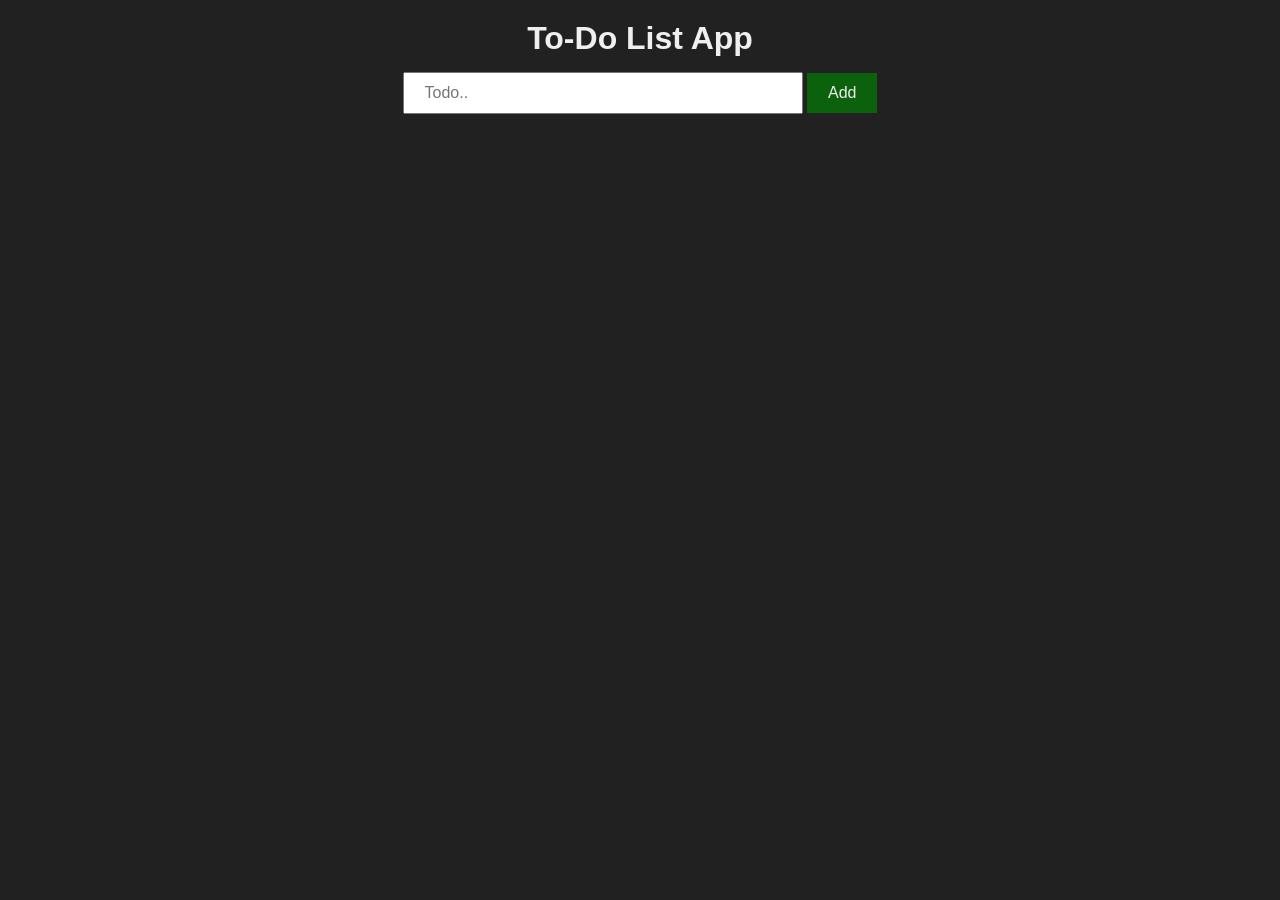
<file: index.html>
<!DOCTYPE html>
<html lang="en">
<head>
    <meta charset="UTF-8">
    <meta name="viewport" content="width=device-width, initial-scale=1.0">
    <title>Document</title>
</head>
<body>
    <!DOCTYPE html>
<html lang="en">
    <head>
        <meta charset="UTF-8" />
        <meta name="viewport" content="width=device-width, initial-scale=1.0" />
        <title>To-Do List App | 100 JavaScript Projects.</title>
        <!-- CSS Link -->
        <link rel="stylesheet" href="style.css" />
    </head>
    <body>
        <h1 class="title">To-Do List App</h1>
        <div id="todo_app">
            <div class="todo">
                <input
                    type="text"
                    placeholder="Todo.."
                    class="input"
                    id="myInput"
                />
                <button id="button">Add</button>
            </div>
            <ul id="todo_list">
                <!-- <li>Hello</li> -->
            </ul>
        </div>

        <!-- JavaScript Include -->
        <script src="script.js"></script>
    </body>
</html>
</body>
</html>
</file>
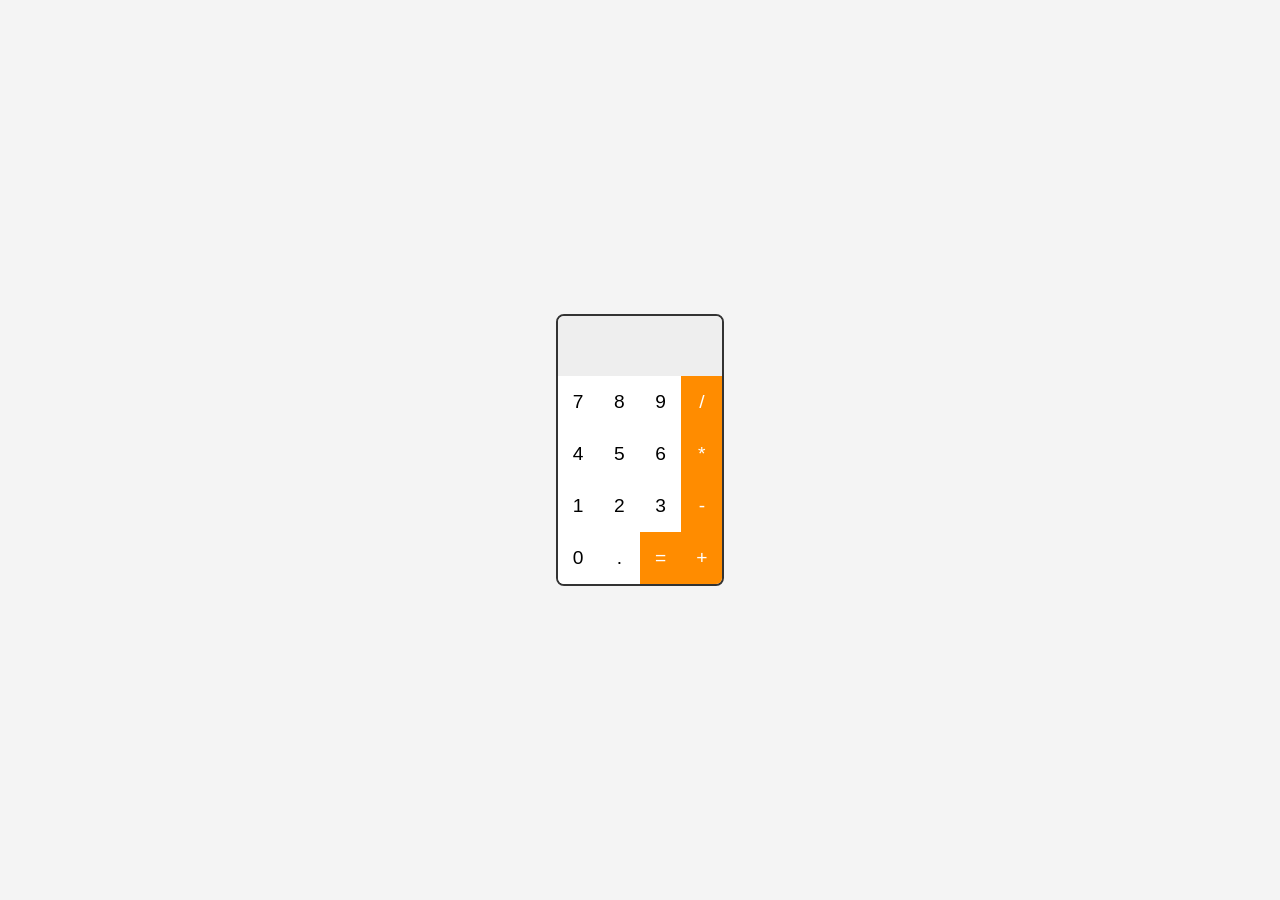
<file: 01- Calculator/index.html>
<!DOCTYPE html>
<html lang="en">
    <head>
        <meta charset="UTF-8" />
        <meta name="viewport" content="width=device-width, initial-scale=1.0" />
        <title>Simple Calculator || 100 JavaScript Projects</title>
        <!-- Styles  -->
        <link rel="stylesheet" href="style.css" />
    </head>
    <body>
        <div id="calculator">
            <div id="display"></div>
            <div id="keyboard">
                <button>7</button>
                <button>8</button>
                <button>9</button>
                <button class="operator">/</button>
                <button>4</button>
                <button>5</button>
                <button>6</button>
                <button class="operator">*</button>
                <button>1</button>
                <button>2</button>
                <button>3</button>
                <button class="operator">-</button>
                <button>0</button>
                <button>.</button>
                <button class="operator">=</button>
                <button class="operator">+</button>
            </div>
        </div>

        <!-- Script Includes -->
        <script src="script.js"></script>
    </body>
</html>
</file>
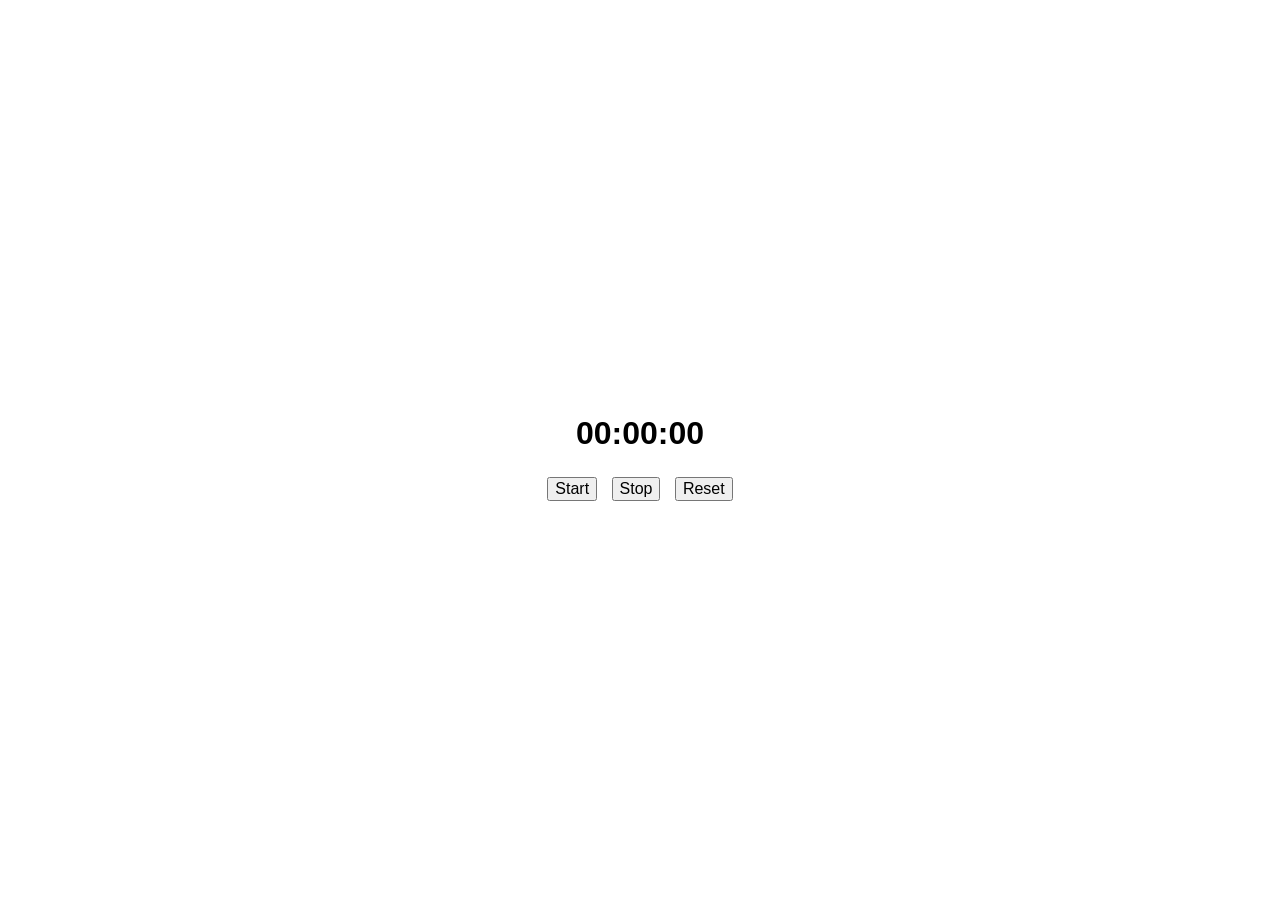
<file: 02 - Countdown Timer/index.html>
<!DOCTYPE html>
<html lang="en">
    <head>
        <meta charset="UTF-8" />
        <meta name="viewport" content="width=device-width, initial-scale=1.0" />
        <link rel="stylesheet" href="style.css" />
        <title>Countdown Timer || 100 JavaScript Projects</title>
        <!-- style  -->
        <link rel="stylesheet" href="style.css" />
    </head>
    <body>
        <div class="timer-container">
            <h1 id="timer">00:00:00</h1>
            <button onclick="startTimer()">Start</button>
            <button onclick="stopTimer()">Stop</button>
            <button onclick="resetTimer()">Reset</button>
        </div>

        <script src="index.js"></script>
    </body>
</html>
</file>
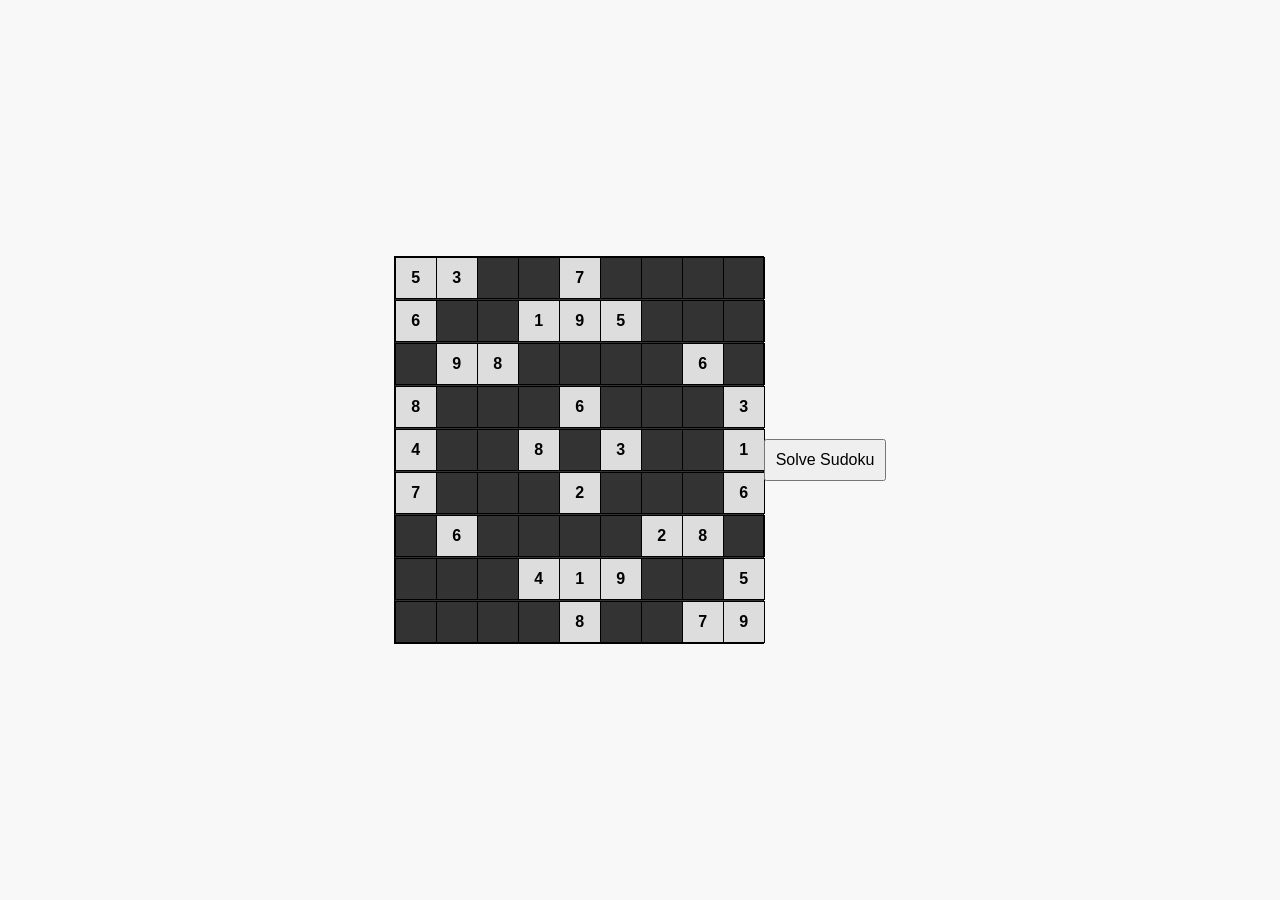
<file: 05 - Sudoku Solver/index.html>
<!DOCTYPE html>
<html lang="en">
    <head>
        <meta charset="UTF-8" />
        <meta name="viewport" content="width=device-width, initial-scale=1.0" />
        <style>
            body {
                display: flex;
                justify-content: center;
                align-items: center;
                height: 100vh;
                margin: 0;
                background-color: #f8f8f8;
                font-family: "Arial", sans-serif;
            }

            #sudoku-board {
                display: grid;
                grid-template-columns: repeat(9, 40px);
                gap: 1px;
                background-color: #333;
                border: 1px solid #000;
            }

            .cell {
                width: 40px;
                height: 40px;
                display: flex;
                justify-content: center;
                align-items: center;
                font-size: 16px;
                font-weight: bold;
                color: #000;
                border: 1px solid #000;
            }

            .given {
                background-color: #ddd;
            }

            button {
                margin-top: 20px;
                padding: 10px;
                font-size: 16px;
                cursor: pointer;
            }
        </style>
        <title>Sudoku Solver</title>
    </head>
    <body>
        <div id="sudoku-board"></div>
        <button onclick="solveSudoku()">Solve Sudoku</button>

        <script>
            document.addEventListener("DOMContentLoaded", function () {
                const board = document.getElementById("sudoku-board");
                const cells = [];

                // Initialize the Sudoku board
                for (let i = 0; i < 9; i++) {
                    for (let j = 0; j < 9; j++) {
                        const cell = document.createElement("div");
                        cell.classList.add("cell");
                        cells.push(cell);
                        board.appendChild(cell);
                    }
                }

                // Set initial Sudoku values (0 for empty cells)
                const initialBoard = [
                    [5, 3, 0, 0, 7, 0, 0, 0, 0],
                    [6, 0, 0, 1, 9, 5, 0, 0, 0],
                    [0, 9, 8, 0, 0, 0, 0, 6, 0],
                    [8, 0, 0, 0, 6, 0, 0, 0, 3],
                    [4, 0, 0, 8, 0, 3, 0, 0, 1],
                    [7, 0, 0, 0, 2, 0, 0, 0, 6],
                    [0, 6, 0, 0, 0, 0, 2, 8, 0],
                    [0, 0, 0, 4, 1, 9, 0, 0, 5],
                    [0, 0, 0, 0, 8, 0, 0, 7, 9],
                ];

                // Fill initial values on the board
                initialBoard.forEach((row, rowIndex) => {
                    row.forEach((value, colIndex) => {
                        const cellIndex = rowIndex * 9 + colIndex;
                        cells[cellIndex].textContent = value !== 0 ? value : "";
                        if (value !== 0) {
                            cells[cellIndex].classList.add("given");
                        }
                    });
                });
            });

            function solveSudoku() {
                const board = [];
                const cells = document.querySelectorAll(".cell");

                // Populate the board with the current values
                cells.forEach((cell, index) => {
                    const value = cell.textContent.trim();
                    board.push(value !== "" ? parseInt(value) : 0);
                });

                // Call the solving function
                if (sudokuSolver(board)) {
                    // Update the UI with the solved values
                    cells.forEach((cell, index) => {
                        cell.textContent = board[index];
                        cell.classList.remove("given");
                    });
                } else {
                    alert("The provided Sudoku puzzle is not solvable.");
                }
            }

            function sudokuSolver(board) {
                const emptyCell = findEmptyCell(board);

                if (!emptyCell) {
                    // No empty cells, puzzle is solved
                    return true;
                }

                const [row, col] = emptyCell;

                for (let num = 1; num <= 9; num++) {
                    if (isValidMove(board, row, col, num)) {
                        // Try placing the number
                        board[row * 9 + col] = num;

                        // Recursively attempt to solve the puzzle
                        if (sudokuSolver(board)) {
                            return true;
                        }

                        // If placing the number didn't lead to a solution, backtrack
                        board[row * 9 + col] = 0;
                    }
                }

                // No valid numbers for this cell, trigger backtracking
                return false;
            }

            function isValidMove(board, row, col, num) {
                // Check if the number is not present in the same row, column, or 3x3 grid
                return (
                    !usedInRow(board, row, num) &&
                    !usedInColumn(board, col, num) &&
                    !usedInGrid(board, row - (row % 3), col - (col % 3), num)
                );
            }

            function usedInRow(board, row, num) {
                return board.slice(row * 9, row * 9 + 9).includes(num);
            }

            function usedInColumn(board, col, num) {
                for (let i = 0; i < 9; i++) {
                    if (board[i * 9 + col] === num) {
                        return true;
                    }
                }
                return false;
            }

            function usedInGrid(board, startRow, startCol, num) {
                for (let i = 0; i < 3; i++) {
                    for (let j = 0; j < 3; j++) {
                        if (board[(startRow + i) * 9 + startCol + j] === num) {
                            return true;
                        }
                    }
                }
                return false;
            }

            function findEmptyCell(board) {
                for (let i = 0; i < 9; i++) {
                    for (let j = 0; j < 9; j++) {
                        if (board[i * 9 + j] === 0) {
                            return [i, j];
                        }
                    }
                }
                return null;
            }
        </script>
    </body>
</html>
</file>
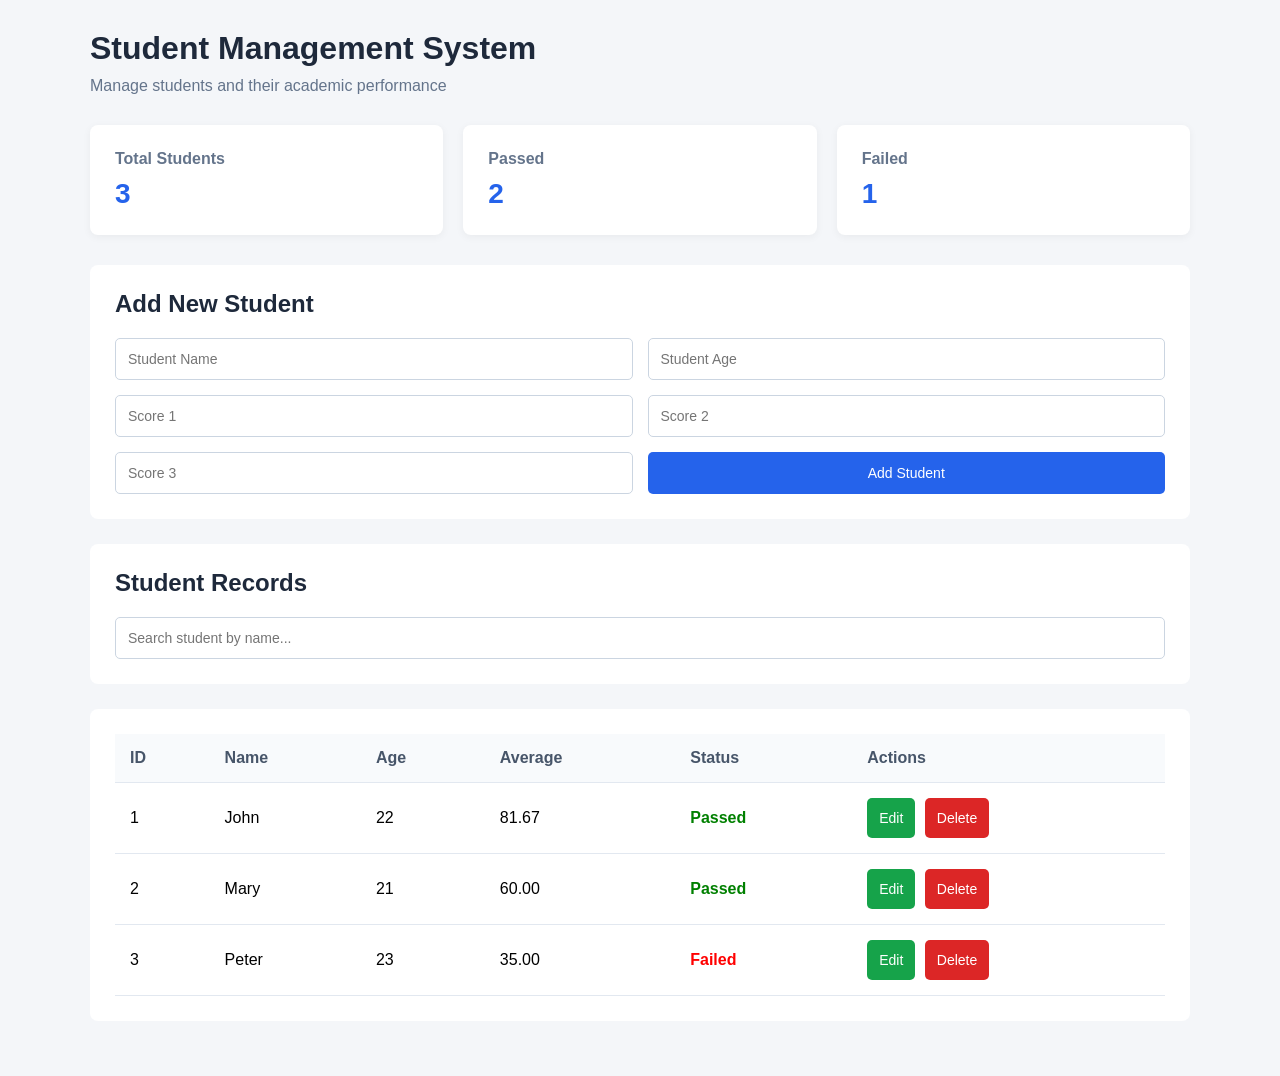
<file: 07 - Student Management/index.html>
<!DOCTYPE html>
<html lang="en">
<head>
    <meta charset="UTF-8">
    <meta name="viewport" content="width=device-width, initial-scale=1.0">
    <title>Student Management System</title>
    <link rel="stylesheet" href="style.css">
</head>
<body>

    <div class="container">

        <header>
            <h1>Student Management System</h1>
            <p>Manage students and their academic performance</p>
        </header>

        <!-- Statistics -->
        <section class="stats">
            <div class="stat-card">
                <h3>Total Students</h3>
                <p id="totalStudents">0</p>
            </div>

            <div class="stat-card">
                <h3>Passed</h3>
                <p id="passedStudents">0</p>
            </div>

            <div class="stat-card">
                <h3>Failed</h3>
                <p id="failedStudents">0</p>
            </div>
        </section>

        <!-- Add Student Form -->
        <section class="form-section">
            <h2>Add New Student</h2>

            <form id="studentForm">

                <input type="text" id="studentName"
                    placeholder="Student Name" required>

                <input type="number" id="studentAge"
                    placeholder="Student Age" min="1" required>

                <input type="number" id="score1"
                    placeholder="Score 1" min="0" max="100" required>

                <input type="number" id="score2"
                    placeholder="Score 2" min="0" max="100" required>

                <input type="number" id="score3"
                    placeholder="Score 3" min="0" max="100" required>

                <button type="submit">Add Student</button>

            </form>
        </section>

        <!-- Search -->
        <section class="search-section">
            <h2>Student Records</h2>

            <input type="text" id="searchInput"
                placeholder="Search student by name...">
        </section>

        <!-- Student Table -->
        <section class="table-section">

            <table>
                <thead>
                    <tr>
                        <th>ID</th>
                        <th>Name</th>
                        <th>Age</th>
                        <th>Average</th>
                        <th>Status</th>
                        <th>Actions</th>
                    </tr>
                </thead>

                <tbody id="studentTable">
                </tbody>
            </table>

        </section>

    </div>

    <script src="script.js"></script>
</body>
</html>
</file>
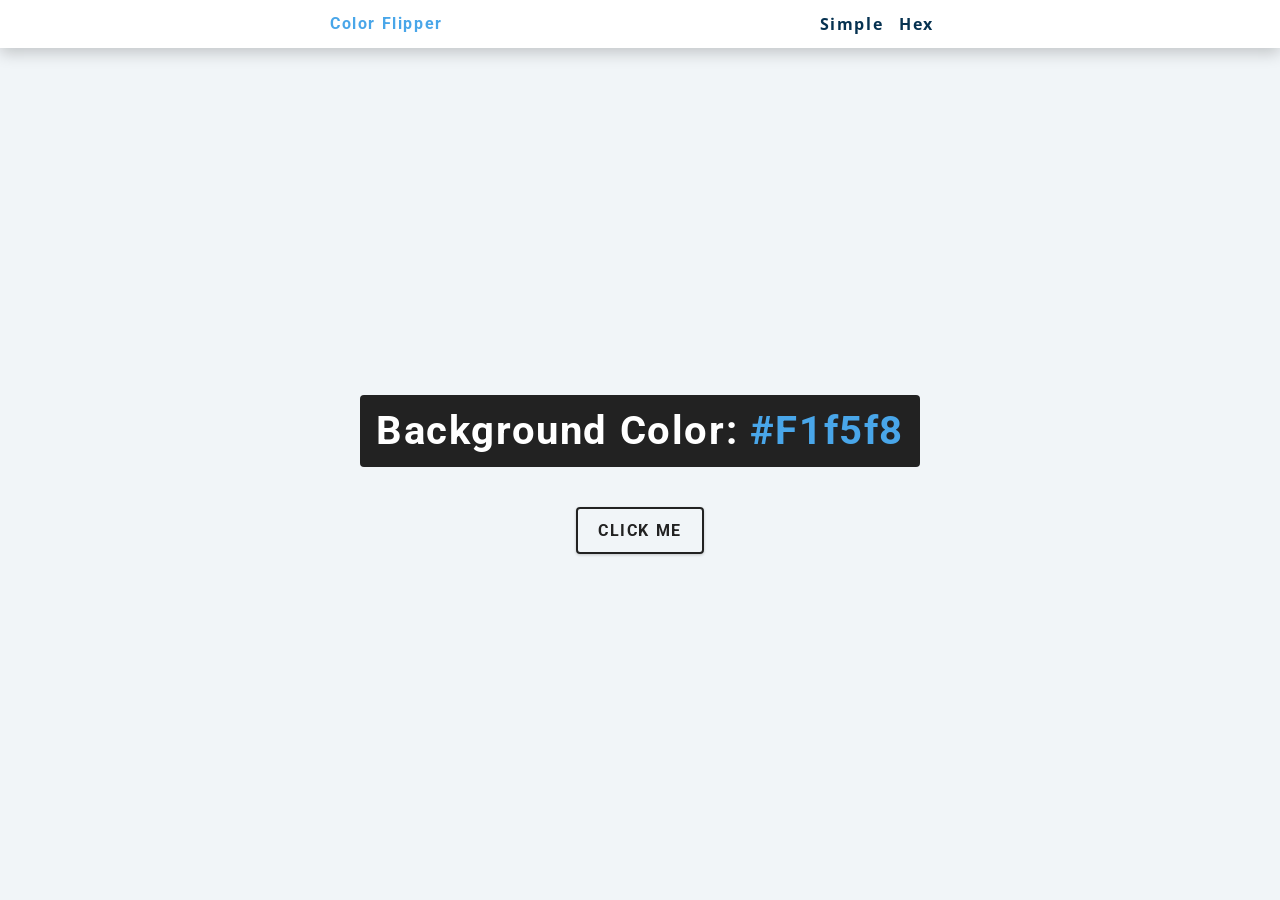
<file: 08-Color Flipper/index.html>
<!DOCTYPE html>
<html lang="en">
<head>
    <meta charset="UTF-8">
    <meta name="viewport" content="width=device-width, initial-scale=1.0">
    <title>Color Flipper || Simple</title>
    <link rel="Stylesheet" href = "style.css">
</head>
<body>
    <nav>
        <div class="nav-center">
            <h4> Color flipper</h4>
            <ul class="nav-links">
                <li>
                    <a href="index.html">Simple</a>
                </li>
                <li>
                    <a href="hex.html">Hex</a>
                </li>
            </ul>
        </div>
    </nav>

    <main>
        <div class="container">
            <h2>Background color: <span class="color">
                #f1f5f8
            </span> </h2>
            <button class="btn btn-hero" id="btn">Click me</button>
        </div>
    </main>

    <!--JavaScript-->

    <script src = "script.js"></script>
</body>
</html>
</file>
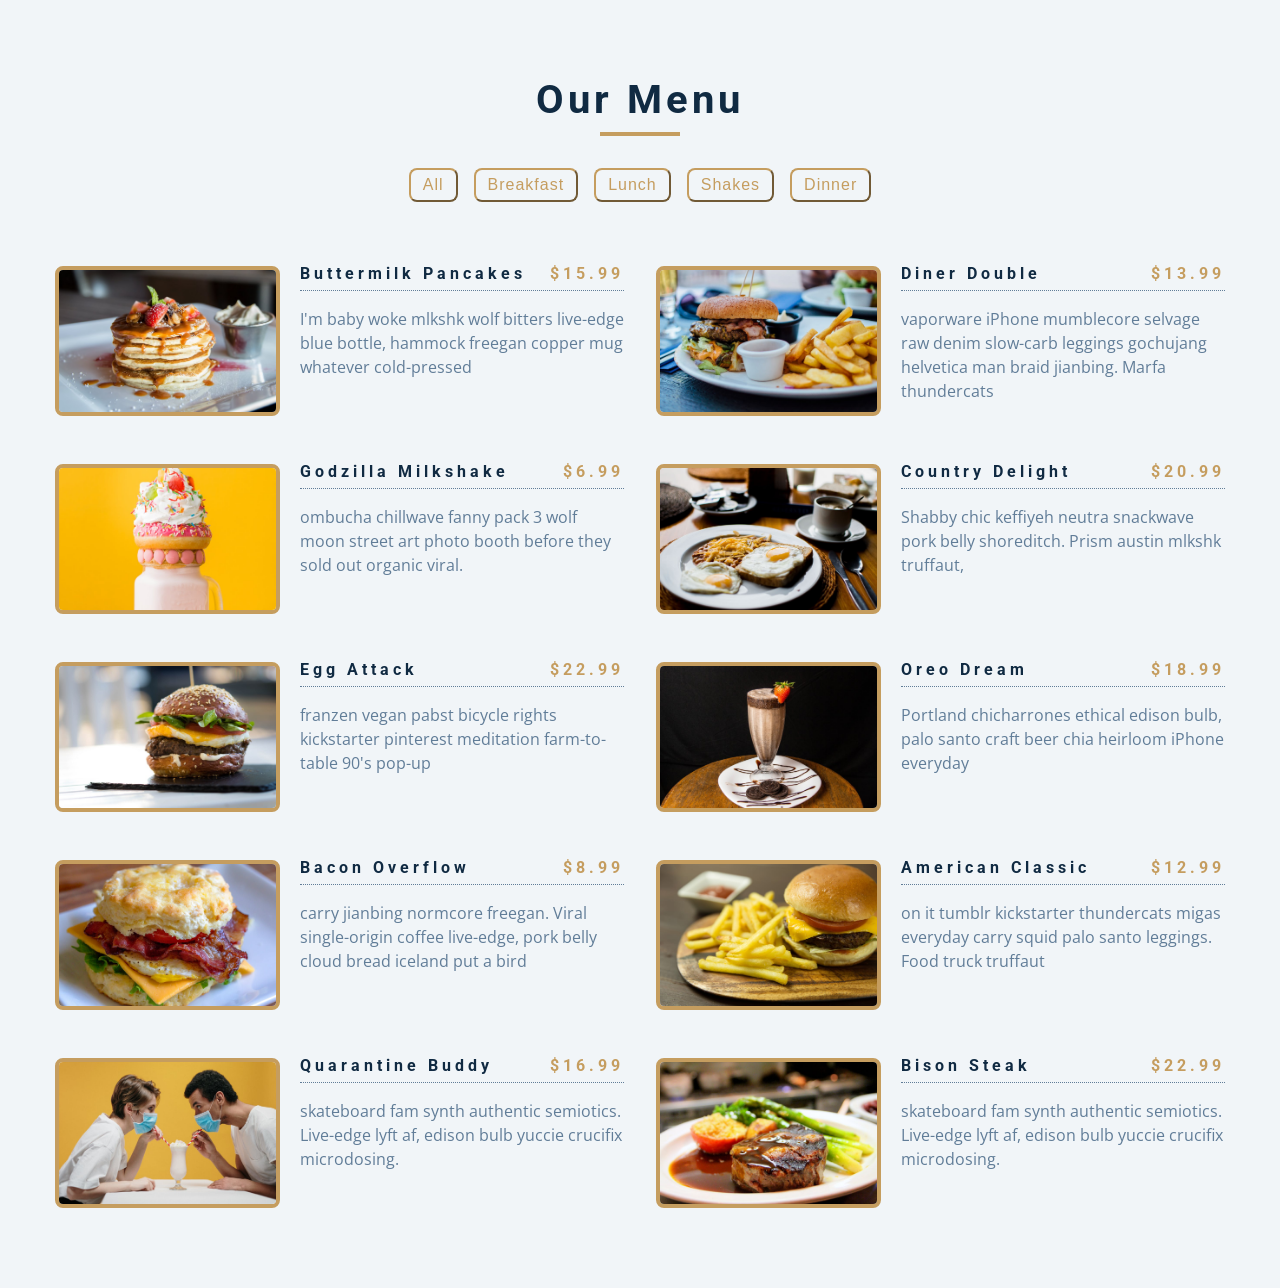
<file: 10-Menu/index.html>
<!DOCTYPE html>
<html lang="en">
  <head>
    <meta charset="UTF-8" />
    <meta name="viewport" content="width=device-width, initial-scale=1.0" />
    <title>Menu</title>
    <!-- font-awesome -->
    <link
      rel="stylesheet"
      href="https://cdnjs.cloudflare.com/ajax/libs/font-awesome/5.14.0/css/all.min.css"
    />
    <!-- styles -->
    <link rel="stylesheet" href="styles.css" />
  </head>
  <body>
    <section class="menu">
      <!-- title -->
      <div class="title">
        <h2>our menu</h2>
        <div class="underline"></div>
      </div>
      <!-- filter buttons -->
      <div class="btn-container">
        <!-- <button type="button" class="filter-btn" data-id="all">all</button>
        <button type="button" class="filter-btn" data-id="breakfast">
          breakfast
        </button>
        <button type="button" class="filter-btn" data-id="lunch">lunch</button>
        <button type="button" class="filter-btn" data-id="shakes">
          shakes
        </button> -->
      </div>
      <!-- menu items -->
      <div class="section-center">
        <!-- single item -->
        <article class="menu-item">
          <img src="./menu-item.jpeg" alt="menu item" class="photo" />
          <div class="item-info">
            <header>
              <h4>buttermilk pancakes</h4>
              <h4 class="price">$15</h4>
            </header>
            <p class="item-text">
              Lorem ipsum dolor sit amet consectetur adipisicing elit.
              Repudiandae, sint quam. Et reprehenderit fugiat nesciunt inventore
              laboriosam excepturi! Quo, officia.
            </p>
          </div>
        </article>
        <!-- end of single item -->
        <!-- single item -->
        <article class="menu-item">
          <img src="./menu-item.jpeg" alt="menu item" class="photo" />
          <div class="item-info">
            <header>
              <h4>buttermilk pancakes</h4>
              <h4 class="price">$15</h4>
            </header>
            <p class="item-text">
              Lorem ipsum dolor sit amet consectetur adipisicing elit.
              Repudiandae, sint quam. Et reprehenderit fugiat nesciunt inventore
              laboriosam excepturi! Quo, officia.
            </p>
          </div>
        </article>
        <!-- end of single item -->
        <!-- single item -->
        <!-- <article class="menu-item">
          <img src="./menu-item.jpeg" alt="menu item" class="photo" />
          <div class="item-info">
            <header>
              <h4>buttermilk pancakes</h4>
              <h4 class="price">$15</h4>
            </header>
            <p class="item-text">
              Lorem ipsum dolor sit amet consectetur adipisicing elit.
              Repudiandae, sint quam. Et reprehenderit fugiat nesciunt inventore
              laboriosam excepturi! Quo, officia.
            </p>
          </div>
        </article> -->
        <!-- end of single item -->
      </div>
    </section>
    <!-- javascript -->
    <script src="app.js"></script>
  </body>
</html>
</file>
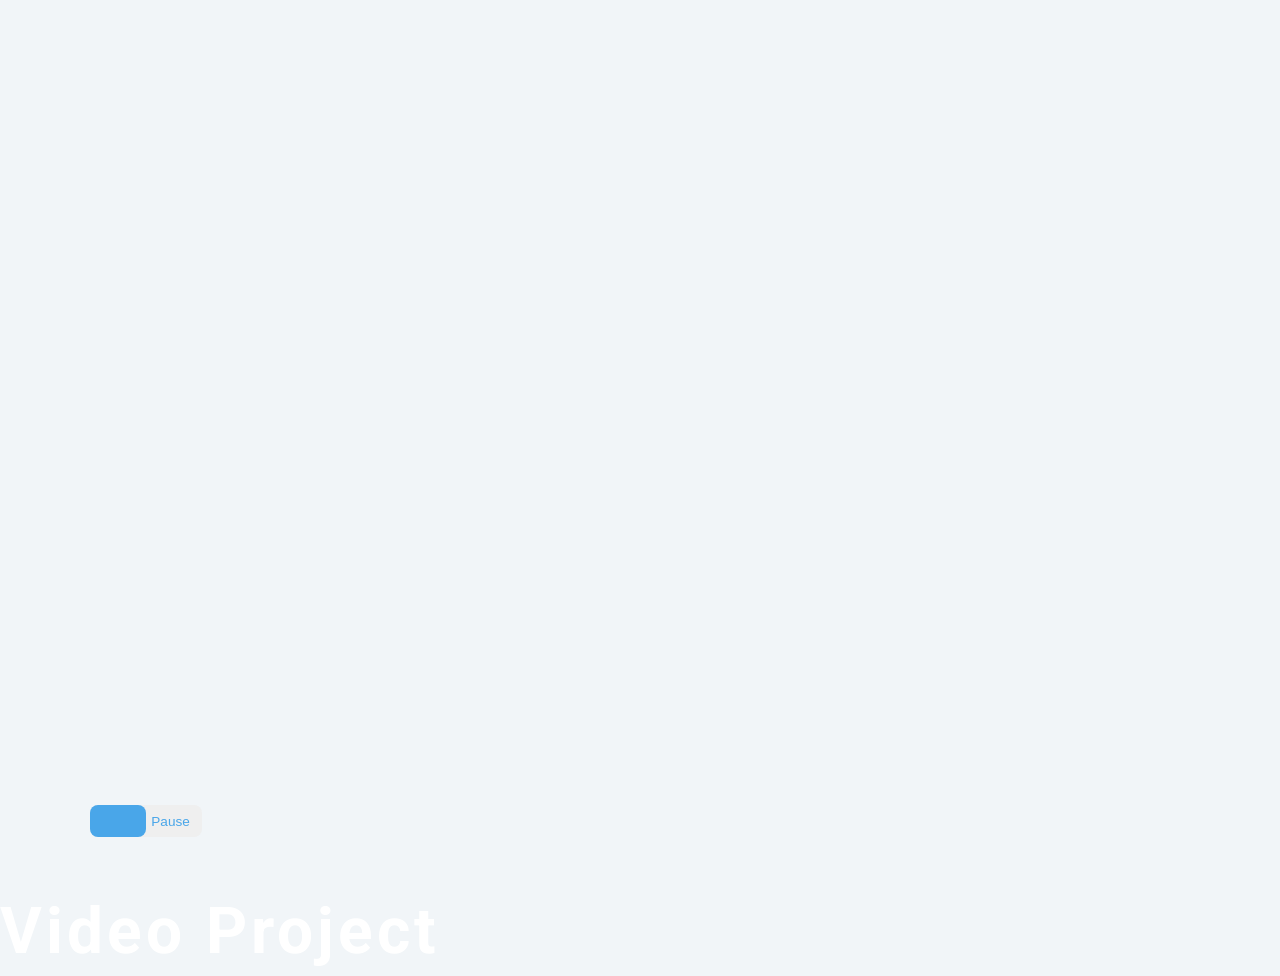
<file: 11-Video/index.html>
<!DOCTYPE html>
<html lang="en">

<head>
    <meta charset="UTF-8">
    <meta name="viewport" content="width=device-width, initial-scale=1.0">
    <title>Video</title>

    <!-- styles -->
    <link rel="stylesheet" href="style.css" />
</head>

<body>
    <!-- preloader -->

    <div class="preloader">
        <img src="./preloader.gif" type="video/mp4" />
    </div>
    <!-- header -->
    <header>
        <video class="video-container" muted autoplay loop>
            <source src="./10042939-hd_1920_1080_24fps.mp4" type="video/mp4" />
        </video>

        <!-- video switch -->
        <button class="switch-btn">
            <span>
                play
            </span>
            <span>
                pause
            </span>
            <span class="switch">
            </span>
        </button>
    </header>

    <h1>video project</h1>


    <!-- javascript -->
    <script src="app.js"></script>
</body>

</html>
</file>
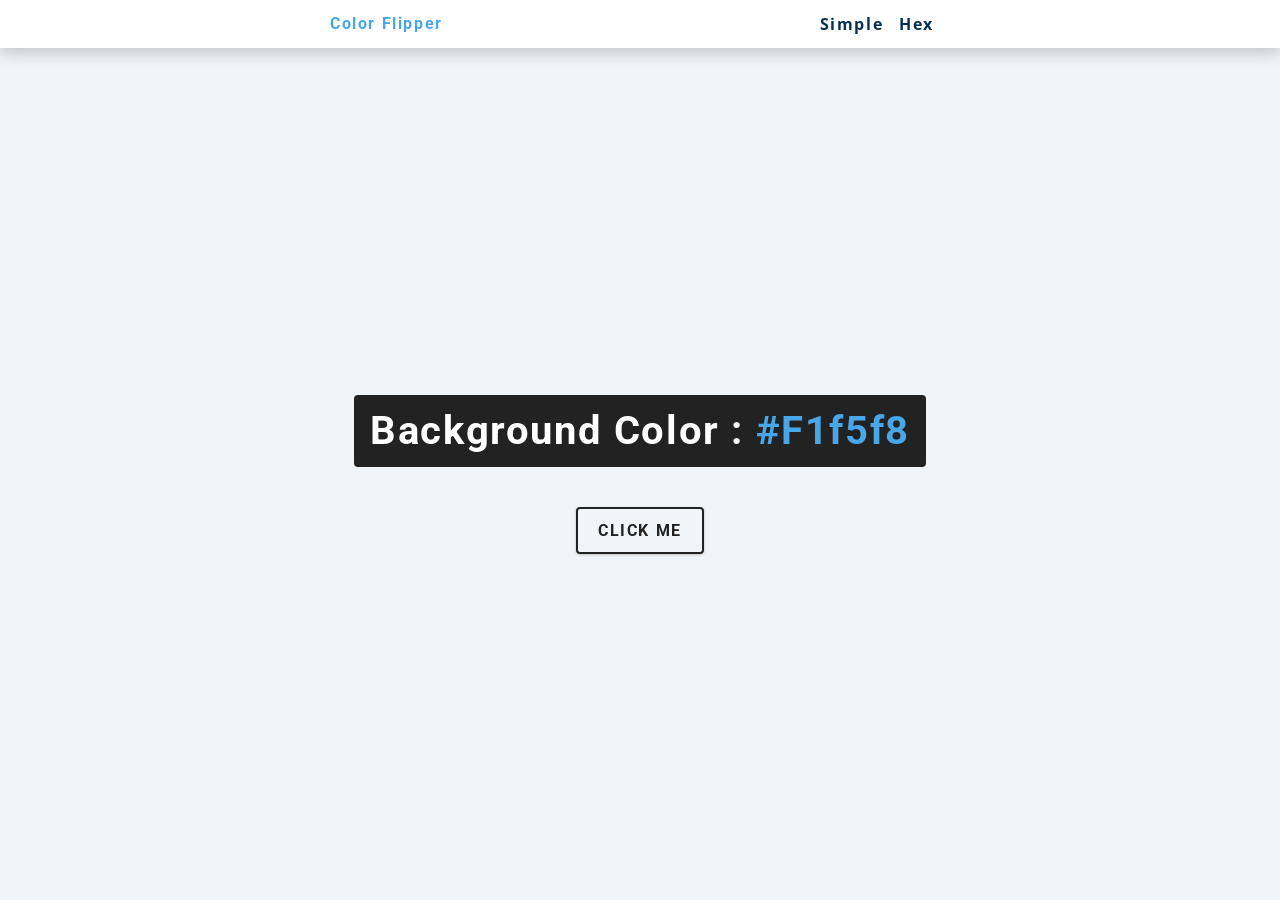
<file: 08-Color Flipper/hex.html>
<!DOCTYPE html>
<html lang="en">
  <head>
    <meta charset="UTF-8" />
    <meta name="viewport" content="width=device-width, initial-scale=1.0" />
    <title>
      Color Flipper || Simple
    </title>

    <!-- styles -->
    <link rel="stylesheet" href="style.css" />
  </head>

  <body>
    <nav>
      <div class="nav-center">
        <h4>color flipper</h4>
        <ul class="nav-links">
          <li><a href="index.html">simple</a></li>
          <li><a href="hex.html">hex</a></li>
        </ul>
      </div>
    </nav>
    <main>
      <div class="container">
        <h2>background color : <span class="color">#f1f5f8</span></h2>
        <button class="btn btn-hero" id="btn">click me</button>
      </div>
    </main>
    <!-- javascript -->
    <script src="hex.js"></script>
  </body>
</html>
</file>
<file: style.css>
* {
    margin: 0;
    padding: 0;
    box-sizing: border-box;
}
body {
    width: 100%;
    height: 100vh;
    background-color: #212121;
    color: #efefef;
    display: flex;
    flex-direction: column;
    align-items: center;
    font-family: sans-serif;
}
h1.title {
    margin-top: 20px;
}

#todo_app {
    margin-top: 15px;
}
#todo_app .todo .input {
    padding: 10px 20px;
    min-width: 400px;
    font-size: 1rem;
}
#todo_app .todo .input:focus {
    border: 2px solid #0e760e;
    outline: none;
}
.todo button {
    padding: 10px 20px;
    border: 1px solid #0c620c;
    font-size: 1rem;
    background-color: #0c620c;
    color: #efefef;
    cursor: pointer;
    animation: background-color 0.6s ease-in-out;
}
.todo button:hover {
    background-color: #0e760e;
}

ul#todo_list {
    list-style: none;
    margin: 15px 0;
}

ul#todo_list li {
    padding: 10px 0px;
    border-bottom: 1px solid #2e2e2e;
}
</file>
<file: 01- Calculator/style.css>
* {
    margin: 0;
    padding: 0;
    box-sizing: border-box;
}
body {
    font-family: "Arial", sans-serif;
    display: flex;
    justify-content: center;
    align-items: center;
    height: 100vh;
    margin: 0;
    background-color: #f4f4f4;
}
#calculator {
    border: 2px solid #333;
    border-radius: 8px;
    overflow: hidden;
}
#display {
    height: 60px;
    text-align: right;
    font-size: 1.5em;
    padding: 0 10px;
    background-color: #eee;
}
#keyboard {
    display: grid;
    grid-template-columns: repeat(4, 1fr);
}
button {
    border: none;
    font-size: 1.2em;
    padding: 15px;
    cursor: pointer;
    outline: none;
    background-color: #fff;
}
button:active {
    background-color: #ccc;
}
button.operator {
    background-color: #ff8c00;
    color: #fff;
}
</file>
<file: 02 - Countdown Timer/style.css>
body {
    font-family: "Arial", sans-serif;
    display: flex;
    align-items: center;
    justify-content: center;
    height: 100vh;
    margin: 0;
}

.timer-container {
    text-align: center;
}

#timer {
    font-size: 2em;
    margin-bottom: 20px;
}

button {
    font-size: 1em;
    margin: 5px;
}
</file>
<file: 07 - Student Management/style.css>
* {
    margin: 0;
    padding: 0;
    box-sizing: border-box;
}

body {
    font-family: Arial, sans-serif;
    background-color: #f4f6f9;
    padding: 30px;
}

.container {
    max-width: 1100px;
    margin: auto;
}

header {
    margin-bottom: 30px;
}

header h1 {
    color: #1e293b;
    margin-bottom: 10px;
}

header p {
    color: #64748b;
}

/* Statistics */

.stats {
    display: flex;
    gap: 20px;
    margin-bottom: 30px;
}

.stat-card {
    background: white;
    padding: 25px;
    border-radius: 8px;
    flex: 1;
    box-shadow: 0 2px 8px rgba(0,0,0,0.05);
}

.stat-card h3 {
    color: #64748b;
    font-size: 16px;
}

.stat-card p {
    font-size: 28px;
    font-weight: bold;
    margin-top: 10px;
    color: #2563eb;
}

/* Form */

.form-section,
.search-section,
.table-section {
    background: white;
    padding: 25px;
    margin-bottom: 25px;
    border-radius: 8px;
}

h2 {
    margin-bottom: 20px;
    color: #1e293b;
}

form {
    display: grid;
    grid-template-columns: repeat(2, 1fr);
    gap: 15px;
}

input {
    padding: 12px;
    border: 1px solid #cbd5e1;
    border-radius: 5px;
    outline: none;
    font-size: 14px;
}

input:focus {
    border-color: #2563eb;
}

button {
    padding: 12px;
    background-color: #2563eb;
    color: white;
    border: none;
    border-radius: 5px;
    cursor: pointer;
    font-size: 14px;
}

button:hover {
    background-color: #1d4ed8;
}

/* Search */

.search-section input {
    width: 100%;
}

/* Table */

.table-section {
    overflow-x: auto;
}

table {
    width: 100%;
    border-collapse: collapse;
}

th, td {
    padding: 15px;
    text-align: left;
    border-bottom: 1px solid #e2e8f0;
}

th {
    background-color: #f8fafc;
    color: #475569;
}

.pass {
    color: green;
    font-weight: bold;
}

.fail {
    color: red;
    font-weight: bold;
}

.delete-btn {
    background-color: #dc2626;
    margin-left: 5px;
}

.edit-btn {
    background-color: #16a34a;
}

.delete-btn:hover {
    background-color: #b91c1c;
}

.edit-btn:hover {
    background-color: #15803d;
}

/* Responsive design */

@media (max-width: 700px) {
    body {
        padding: 15px;
    }

    .stats {
        flex-direction: column;
    }

    form {
        grid-template-columns: 1fr;
    }
}
</file>
<file: 08-Color Flipper/style.css>
/*
=============== 
Fonts
===============
*/
@import url("https://fonts.googleapis.com/css?family=Open+Sans|Roboto:400,700&display=swap");

/*
=============== 
Variables
===============
*/

:root {
  /* dark shades of primary color*/
  --clr-primary-1: hsl(205, 86%, 17%);
  --clr-primary-2: hsl(205, 77%, 27%);
  --clr-primary-3: hsl(205, 72%, 37%);
  --clr-primary-4: hsl(205, 63%, 48%);
  /* primary/main color */
  --clr-primary-5: hsl(205, 78%, 60%);
  /* lighter shades of primary color */
  --clr-primary-6: hsl(205, 89%, 70%);
  --clr-primary-7: hsl(205, 90%, 76%);
  --clr-primary-8: hsl(205, 86%, 81%);
  --clr-primary-9: hsl(205, 90%, 88%);
  --clr-primary-10: hsl(205, 100%, 96%);
  /* darkest grey - used for headings */
  --clr-grey-1: hsl(209, 61%, 16%);
  --clr-grey-2: hsl(211, 39%, 23%);
  --clr-grey-3: hsl(209, 34%, 30%);
  --clr-grey-4: hsl(209, 28%, 39%);
  /* grey used for paragraphs */
  --clr-grey-5: hsl(210, 22%, 49%);
  --clr-grey-6: hsl(209, 23%, 60%);
  --clr-grey-7: hsl(211, 27%, 70%);
  --clr-grey-8: hsl(210, 31%, 80%);
  --clr-grey-9: hsl(212, 33%, 89%);
  --clr-grey-10: hsl(210, 36%, 96%);
  --clr-white: #fff;
  --clr-red-dark: hsl(360, 67%, 44%);
  --clr-red-light: hsl(360, 71%, 66%);
  --clr-green-dark: hsl(125, 67%, 44%);
  --clr-green-light: hsl(125, 71%, 66%);
  --clr-black: #222;
  --ff-primary: "Roboto", sans-serif;
  --ff-secondary: "Open Sans", sans-serif;
  --transition: all 0.3s linear;
  --spacing: 0.1rem;
  --radius: 0.25rem;
  --light-shadow: 0 5px 15px rgba(0, 0, 0, 0.1);
  --dark-shadow: 0 5px 15px rgba(0, 0, 0, 0.2);
  --max-width: 1170px;
  --fixed-width: 620px;
}
/*
=============== 
Global Styles
===============
*/

*,
::after,
::before {
  margin: 0;
  padding: 0;
  box-sizing: border-box;
}
body {
  font-family: var(--ff-secondary);
  background: var(--clr-grey-10);
  color: var(--clr-grey-1);
  line-height: 1.5;
  font-size: 0.875rem;
}
ul {
  list-style-type: none;
}
a {
  text-decoration: none;
}
h1,
h2,
h3,
h4 {
  letter-spacing: var(--spacing);
  text-transform: capitalize;
  line-height: 1.25;
  margin-bottom: 0.75rem;
  font-family: var(--ff-primary);
}
h1 {
  font-size: 3rem;
}
h2 {
  font-size: 2rem;
}
h3 {
  font-size: 1.25rem;
}
h4 {
  font-size: 0.875rem;
}
p {
  margin-bottom: 1.25rem;
  color: var(--clr-grey-5);
}
@media screen and (min-width: 800px) {
  h1 {
    font-size: 4rem;
  }
  h2 {
    font-size: 2.5rem;
  }
  h3 {
    font-size: 1.75rem;
  }
  h4 {
    font-size: 1rem;
  }
  body {
    font-size: 1rem;
  }
  h1,
  h2,
  h3,
  h4 {
    line-height: 1;
  }
}
/*  global classes */

/* section */
.section {
  padding: 5rem 0;
}

.section-center {
  width: 90vw;
  margin: 0 auto;
  max-width: 1170px;
}
@media screen and (min-width: 992px) {
  .section-center {
    width: 95vw;
  }
}
main {
  min-height: 100vh;
  display: grid;
  place-items: center;
}

/*
=============== 
Nav
===============
*/
nav {
  background: var(--clr-white);
  height: 3rem;
  display: grid;
  align-items: center;
  box-shadow: var(--dark-shadow);
}
.nav-center {
  width: 90vw;
  max-width: var(--fixed-width);
  margin: 0 auto;
  display: flex;
  align-items: center;
  justify-content: space-between;
}
.nav-center h4 {
  margin-bottom: 0;
  color: var(--clr-primary-5);
}
.nav-links {
  display: flex;
}
nav a {
  text-transform: capitalize;
  font-weight: 700;
  font-size: 1rem;
  color: var(--clr-primary-1);
  letter-spacing: var(--spacing);
  margin-right: 1rem;
}
nav a:hover {
  color: var(--clr-primary-5);
}
/*
=============== 
Container
===============
*/
main {
  min-height: calc(100vh - 3rem);
  display: grid;
  place-items: center;
}
.container {
  text-align: center;
}
.container h2 {
  background: var(--clr-black);
  color: var(--clr-white);
  padding: 1rem;
  border-radius: var(--radius);
  margin-bottom: 2.5rem;
}
.color {
  color: var(--clr-primary-5);
}
.btn-hero {
  font-family: var(--ff-primary);
  text-transform: uppercase;
  background: transparent;
  color: var(--clr-black);
  letter-spacing: var(--spacing);
  display: inline-block;
  font-weight: 700;
  transition: var(--transition);
  border: 2px solid var(--clr-black);
  cursor: pointer;
  box-shadow: 0 1px 3px rgba(0, 0, 0, 0.2);
  border-radius: var(--radius);
  font-size: 1rem;
  padding: 0.75rem 1.25rem;
}
.btn-hero:hover {
  color: var(--clr-white);
  background: var(--clr-black);
}
</file>
<file: 10-Menu/styles.css>
/*
=============== 
Fonts
===============
*/
@import url("https://fonts.googleapis.com/css?family=Open+Sans|Roboto:400,700&display=swap");

/*
=============== 
Variables
===============
*/

:root {
  /* dark shades of primary color*/
  --clr-primary-1: hsl(205, 86%, 17%);
  --clr-primary-2: hsl(205, 77%, 27%);
  --clr-primary-3: hsl(205, 72%, 37%);
  --clr-primary-4: hsl(205, 63%, 48%);
  /* primary/main color */
  --clr-primary-5: #49a6e9;
  /* lighter shades of primary color */
  --clr-primary-6: hsl(205, 89%, 70%);
  --clr-primary-7: hsl(205, 90%, 76%);
  --clr-primary-8: hsl(205, 86%, 81%);
  --clr-primary-9: hsl(205, 90%, 88%);
  --clr-primary-10: hsl(205, 100%, 96%);
  /* darkest grey - used for headings */
  --clr-grey-1: hsl(209, 61%, 16%);
  --clr-grey-2: hsl(211, 39%, 23%);
  --clr-grey-3: hsl(209, 34%, 30%);
  --clr-grey-4: hsl(209, 28%, 39%);
  /* grey used for paragraphs */
  --clr-grey-5: hsl(210, 22%, 49%);
  --clr-grey-6: hsl(209, 23%, 60%);
  --clr-grey-7: hsl(211, 27%, 70%);
  --clr-grey-8: hsl(210, 31%, 80%);
  --clr-grey-9: hsl(212, 33%, 89%);
  --clr-grey-10: hsl(210, 36%, 96%);
  --clr-white: #fff;
  --clr-red-dark: hsl(360, 67%, 44%);
  --clr-red-light: hsl(360, 71%, 66%);
  --clr-green-dark: hsl(125, 67%, 44%);
  --clr-green-light: hsl(125, 71%, 66%);
  --clr-gold: #c59d5f;
  --clr-black: #222;
  --ff-primary: "Roboto", sans-serif;
  --ff-secondary: "Open Sans", sans-serif;
  --transition: all 0.3s linear;
  --spacing: 0.25rem;
  --radius: 0.5rem;
  --light-shadow: 0 5px 15px rgba(0, 0, 0, 0.1);
  --dark-shadow: 0 5px 15px rgba(0, 0, 0, 0.2);
  --max-width: 1170px;
  --fixed-width: 620px;
}
/*
=============== 
Global Styles
===============
*/

*,
::after,
::before {
  margin: 0;
  padding: 0;
  box-sizing: border-box;
}
body {
  font-family: var(--ff-secondary);
  background: var(--clr-grey-10);
  color: var(--clr-grey-1);
  line-height: 1.5;
  font-size: 0.875rem;
}
ul {
  list-style-type: none;
}
a {
  text-decoration: none;
}
img:not(.logo) {
  width: 100%;
}
img {
  display: block;
}

h1,
h2,
h3,
h4 {
  letter-spacing: var(--spacing);
  text-transform: capitalize;
  line-height: 1.25;
  margin-bottom: 0.75rem;
  font-family: var(--ff-primary);
}
h1 {
  font-size: 3rem;
}
h2 {
  font-size: 2rem;
}
h3 {
  font-size: 1.25rem;
}
h4 {
  font-size: 0.875rem;
}
p {
  margin-bottom: 1.25rem;
  color: var(--clr-grey-5);
}
@media screen and (min-width: 800px) {
  h1 {
    font-size: 4rem;
  }
  h2 {
    font-size: 2.5rem;
  }
  h3 {
    font-size: 1.75rem;
  }
  h4 {
    font-size: 1rem;
  }
  body {
    font-size: 1rem;
  }
  h1,
  h2,
  h3,
  h4 {
    line-height: 1;
  }
}
/*  global classes */

.btn {
  text-transform: uppercase;
  background: transparent;
  color: var(--clr-black);
  padding: 0.375rem 0.75rem;
  letter-spacing: var(--spacing);
  display: inline-block;
  transition: var(--transition);
  font-size: 0.875rem;
  border: 2px solid var(--clr-black);
  cursor: pointer;
  box-shadow: 0 1px 3px rgba(0, 0, 0, 0.2);
  border-radius: var(--radius);
}
.btn:hover {
  color: var(--clr-white);
  background: var(--clr-black);
}
/* section */
.section {
  padding: 5rem 0;
}

main {
  min-height: 100vh;
  display: grid;
  place-items: center;
}
/*
=============== 
Menu
===============
*/

.menu {
  padding: 5rem 0;
}
.title {
  text-align: center;
  margin-bottom: 2rem;
}
.underline {
  width: 5rem;
  height: 0.25rem;
  background: var(--clr-gold);
  margin-left: auto;
  margin-right: auto;
}
.btn-container {
  margin-bottom: 4rem;
  display: flex;
  justify-content: center;
}
.filter-btn {
  background: transparent;
  border-color: var(--clr-gold);
  font-size: 1rem;
  text-transform: capitalize;
  margin: 0 0.5rem;
  letter-spacing: 1px;
  border-radius: var(--radius);
  padding: 0.375rem 0.75rem;
  color: var(--clr-gold);
  cursor: pointer;
  transition: var(--transition);
}
.filter-btn:hover {
  background: var(--clr-gold);
  color: var(--clr-white);
}
.section-center {
  width: 90vw;
  margin: 0 auto;
  max-width: 1170px;
  display: grid;
  gap: 3rem 2rem;
  justify-items: center;
}
.menu-item {
  display: grid;
  gap: 1rem 2rem;
  max-width: 25rem;
}
.photo {
  object-fit: cover;
  height: 200px;
  border: 0.25rem solid var(--clr-gold);
  border-radius: var(--radius);
}
.item-info header {
  display: flex;
  justify-content: space-between;
  border-bottom: 0.5px dotted var(--clr-grey-5);
}
.item-info h4 {
  margin-bottom: 0.5rem;
}
.price {
  color: var(--clr-gold);
}
.item-text {
  margin-bottom: 0;
  padding-top: 1rem;
}

@media screen and (min-width: 768px) {
  .menu-item {
    grid-template-columns: 225px 1fr;
    gap: 0 1.25rem;
    max-width: 40rem;
  }
  .photo {
    height: 175px;
  }
}
@media screen and (min-width: 1200px) {
  .section-center {
    width: 95vw;
    grid-template-columns: 1fr 1fr;
  }
  .photo {
    height: 150px;
  }
}
</file>
<file: 11-Video/style.css>
/*
=============== 
Fonts
===============
*/
@import url("https://fonts.googleapis.com/css?family=Open+Sans|Roboto:400,700&display=swap");

/*
=============== 
Variables
===============
*/

:root {
  /* dark shades of primary color*/
  --clr-primary-1: hsl(205, 86%, 17%);
  --clr-primary-2: hsl(205, 77%, 27%);
  --clr-primary-3: hsl(205, 72%, 37%);
  --clr-primary-4: hsl(205, 63%, 48%);
  /* primary/main color */
  --clr-primary-5: #49a6e9;
  /* lighter shades of primary color */
  --clr-primary-6: hsl(205, 89%, 70%);
  --clr-primary-7: hsl(205, 90%, 76%);
  --clr-primary-8: hsl(205, 86%, 81%);
  --clr-primary-9: hsl(205, 90%, 88%);
  --clr-primary-10: hsl(205, 100%, 96%);
  /* darkest grey - used for headings */
  --clr-grey-1: hsl(209, 61%, 16%);
  --clr-grey-2: hsl(211, 39%, 23%);
  --clr-grey-3: hsl(209, 34%, 30%);
  --clr-grey-4: hsl(209, 28%, 39%);
  /* grey used for paragraphs */
  --clr-grey-5: hsl(210, 22%, 49%);
  --clr-grey-6: hsl(209, 23%, 60%);
  --clr-grey-7: hsl(211, 27%, 70%);
  --clr-grey-8: hsl(210, 31%, 80%);
  --clr-grey-9: hsl(212, 33%, 89%);
  --clr-grey-10: hsl(210, 36%, 96%);
  --clr-white: #fff;
  --clr-red-dark: hsl(360, 67%, 44%);
  --clr-red-light: hsl(360, 71%, 66%);
  --clr-green-dark: hsl(125, 67%, 44%);
  --clr-green-light: hsl(125, 71%, 66%);
  --clr-black: #222;
  --ff-primary: "Roboto", sans-serif;
  --ff-secondary: "Open Sans", sans-serif;
  --transition: all 0.3s linear;
  --spacing: 0.25rem;
  --radius: 0.5rem;
  --light-shadow: 0 5px 15px rgba(0, 0, 0, 0.1);
  --dark-shadow: 0 5px 15px rgba(0, 0, 0, 0.2);
  --max-width: 1170px;
  --fixed-width: 620px;
}
/*
=============== 
Global Styles
===============
*/

*,
::after,
::before {
  margin: 0;
  padding: 0;
  box-sizing: border-box;
}
body {
  font-family: var(--ff-secondary);
  background: var(--clr-grey-10);
  color: var(--clr-grey-1);
  line-height: 1.5;
  font-size: 0.875rem;
}
ul {
  list-style-type: none;
}
a {
  text-decoration: none;
}
img:not(.logo) {
  width: 100%;
}
img {
  display: block;
}

h1,
h2,
h3,
h4 {
  letter-spacing: var(--spacing);
  text-transform: capitalize;
  line-height: 1.25;
  margin-bottom: 0.75rem;
  font-family: var(--ff-primary);
}
h1 {
  font-size: 3rem;
}
h2 {
  font-size: 2rem;
}
h3 {
  font-size: 1.25rem;
}
h4 {
  font-size: 0.875rem;
}
p {
  margin-bottom: 1.25rem;
  color: var(--clr-grey-5);
}
@media screen and (min-width: 800px) {
  h1 {
    font-size: 4rem;
  }
  h2 {
    font-size: 2.5rem;
  }
  h3 {
    font-size: 1.75rem;
  }
  h4 {
    font-size: 1rem;
  }
  body {
    font-size: 1rem;
  }
  h1,
  h2,
  h3,
  h4 {
    line-height: 1;
  }
}
/*  global classes */

.btn {
  text-transform: uppercase;
  background: transparent;
  color: var(--clr-black);
  padding: 0.375rem 0.75rem;
  letter-spacing: var(--spacing);
  display: inline-block;
  transition: var(--transition);
  font-size: 0.875rem;
  border: 2px solid var(--clr-black);
  cursor: pointer;
  box-shadow: 0 1px 3px rgba(0, 0, 0, 0.2);
  border-radius: var(--radius);
}
.btn:hover {
  color: var(--clr-white);
  background: var(--clr-black);
}
/* section */
.section {
  padding: 5rem 0;
}

.section-center {
  width: 90vw;
  margin: 0 auto;
  max-width: 1170px;
}
@media screen and (min-width: 992px) {
  .section-center {
    width: 95vw;
  }
}
main {
  min-height: 100vh;
  display: grid;
  place-items: center;
}
/*
=============== 
Video
===============
*/
.preloader {
  position: fixed;
  top: 0;
  left: 0;
  right: 0;
  bottom: 0;
  background: var(--clr-white);
  display: grid;
  justify-content: center;
  align-items: center;
  visibility: visible;
  z-index: 999;
  transition: var(--transition);
}
.hide-preloader {
  z-index: -999;
  visibility: hidden;
}

header {
  min-height: 100vh;
  position: relative;
  display: grid;
  place-items: center;
}
.video-container {
  position: absolute;
  top: 0;
  left: 0;
  width: 100%;
  height: 100%;
  object-fit: cover;
  z-index: -2;
}
h1 {
  color: var(--clr-white);
}
/* switch button */

.switch-btn {
  position: absolute;
  bottom: 7%;
  left: 7%;
  width: 7rem;
  height: 2rem;
  display: flex;
  border-radius: var(--radius);
  align-items: center;
  justify-content: space-around;
  border: none;
  transition: var(--transition);
}
.switch-btn span {
  display: inline-block;
  font-size: 0.85rem;
  cursor: pointer;
  text-transform: capitalize;
  color: var(--clr-primary-5);
}
.switch {
  position: absolute;
  width: 50%;
  height: 100%;
  top: 0;
  left: 0;
  background: var(--clr-primary-5);
  border-radius: var(--radius);
  margin: 0;
  display: block;
  transition: var(--transition);
}
.slide .switch {
  left: 50%;
}
/* header after */
/* header::after {
  content: "";
  position: absolute;
  top: 0;
  left: 0;
  width: 100%;
  height: 100%;
  background: rgba(0, 0, 0, 0.7);
  z-index: -1;
} */
</file>
